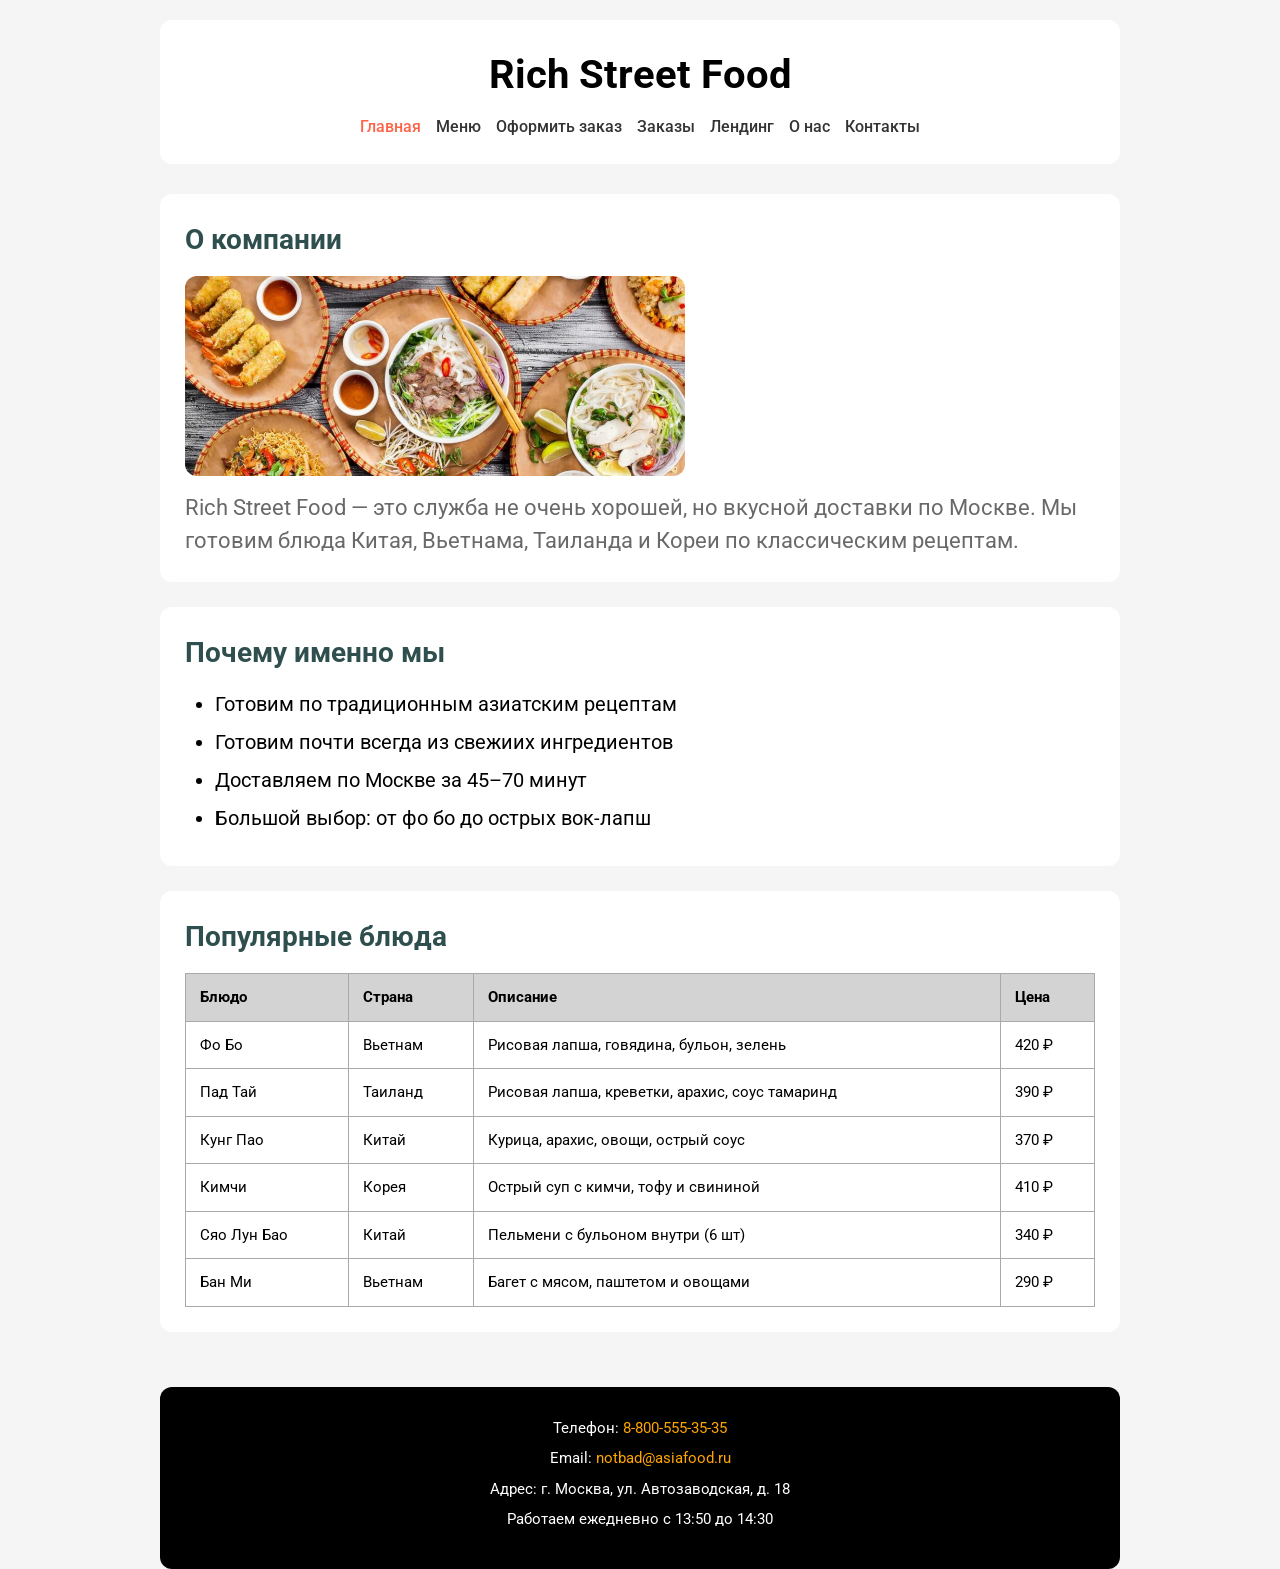
<file: index.html>
<!DOCTYPE html>
<html lang="ru">
<head>
    <meta charset="UTF-8">
    <meta name="viewport" content="width=device-width, initial-scale=1.0">
    <title>RichStreetFood_EvdokimovAD</title>
    <link rel="preconnect" href="https://fonts.googleapis.com">
    <link rel="preconnect" href="https://fonts.gstatic.com" crossorigin>
    <link href="https://fonts.googleapis.com/css2?family=Roboto:wght@400;500;700&display=swap" rel="stylesheet">
    <link rel="stylesheet" href="styles/style.css">
</head>
<body>
    <div class="wrapper">
    <header>
        <h1>
            Rich Street Food
        </h1>
        <nav>
            <a href="index.html" id="active">Главная</a>
            <a href="menu.html">Меню</a>
            <a href="order.html">Оформить заказ</a>
            <a href="orders.html">Заказы</a>
            <a href="landing/index.html">Лендинг</a>
            <a href="#about">О нас</a>
            <a href="#contacts">Контакты</a>
        </nav>
    </header>
    <main>
        <section class="about" id="about">
            <h2>О компании</h2>
            <img src="images/obed.jpg" alt="Супер крутой дорогой стритфуд" width="500" >
            <p>
                Rich Street Food — это служба не очень хорошей, но вкусной доставки по Москве.
                Мы готовим блюда Китая, Вьетнама, Таиланда и Кореи по классическим рецептам.
            </p>
        </section>
        <section class = "advantages">
            <h2>Почему именно мы</h2>
            <ul>
                <li>Готовим по традиционным азиатским рецептам</li>
                <li>Готовим почти всегда из свежиих ингредиентов</li>
                <li>Доставляем по Москве за 45–70 минут</li>
                <li>Большой выбор: от фо бо до острых вок-лапш</li>

            </ul>
        </section>
        <section class="menu">
            <h2>Популярные блюда</h2>
            <table>
                <thead>
                    <tr>
                        <th>Блюдо</th>
                        <th>Страна</th>
                        <th>Описание</th>
                        <th>Цена</th>
                    </tr>
                </thead>
                <tbody>
                    <tr>
                        <td>Фо Бо</td>
                        <td>Вьетнам</td>
                        <td>Рисовая лапша, говядина, бульон, зелень</td>
                        <td>420 ₽</td>
                    </tr>
                    <tr>
                        <td>Пад Тай</td>
                        <td>Таиланд</td>
                        <td>Рисовая лапша, креветки, арахис, соус тамаринд</td>
                        <td>390 ₽</td>
                    </tr>
                    <tr>
                        <td>Кунг Пао</td>
                        <td>Китай</td>
                        <td>Курица, арахис, овощи, острый соус</td>
                        <td>370 ₽</td>
                    </tr>
                    <tr>
                        <td>Кимчи</td>
                        <td>Корея</td>
                        <td>Острый суп с кимчи, тофу и свининой</td>
                        <td>410 ₽</td>
                    </tr>
                    <tr>
                        <td>Сяо Лун Бао</td>
                        <td>Китай</td>
                        <td>Пельмени с бульоном внутри (6 шт)</td>
                        <td>340 ₽</td>
                    </tr>
                    <tr>
                        <td>Бан Ми</td>
                        <td>Вьетнам</td>
                        <td>Багет с мясом, паштетом и овощами</td>
                        <td>290 ₽</td>
                    </tr>
                </tbody>
            </table>
        </section>
    </main>
    
    <footer id="contacts">
        <p>Телефон: <a href="tel:+78005553535">8-800-555-35-35</a></p>
        <p>Email: <a href="mailto:notbad@asiafood.ru">notbad@asiafood.ru</a></p>
        <p>Адрес: г. Москва, ул. Автозаводская, д. 18</p>
        <p>Работаем ежедневно с 13:50 до 14:30</p>
    </footer>
    </div>
</body>
</html>
</file>
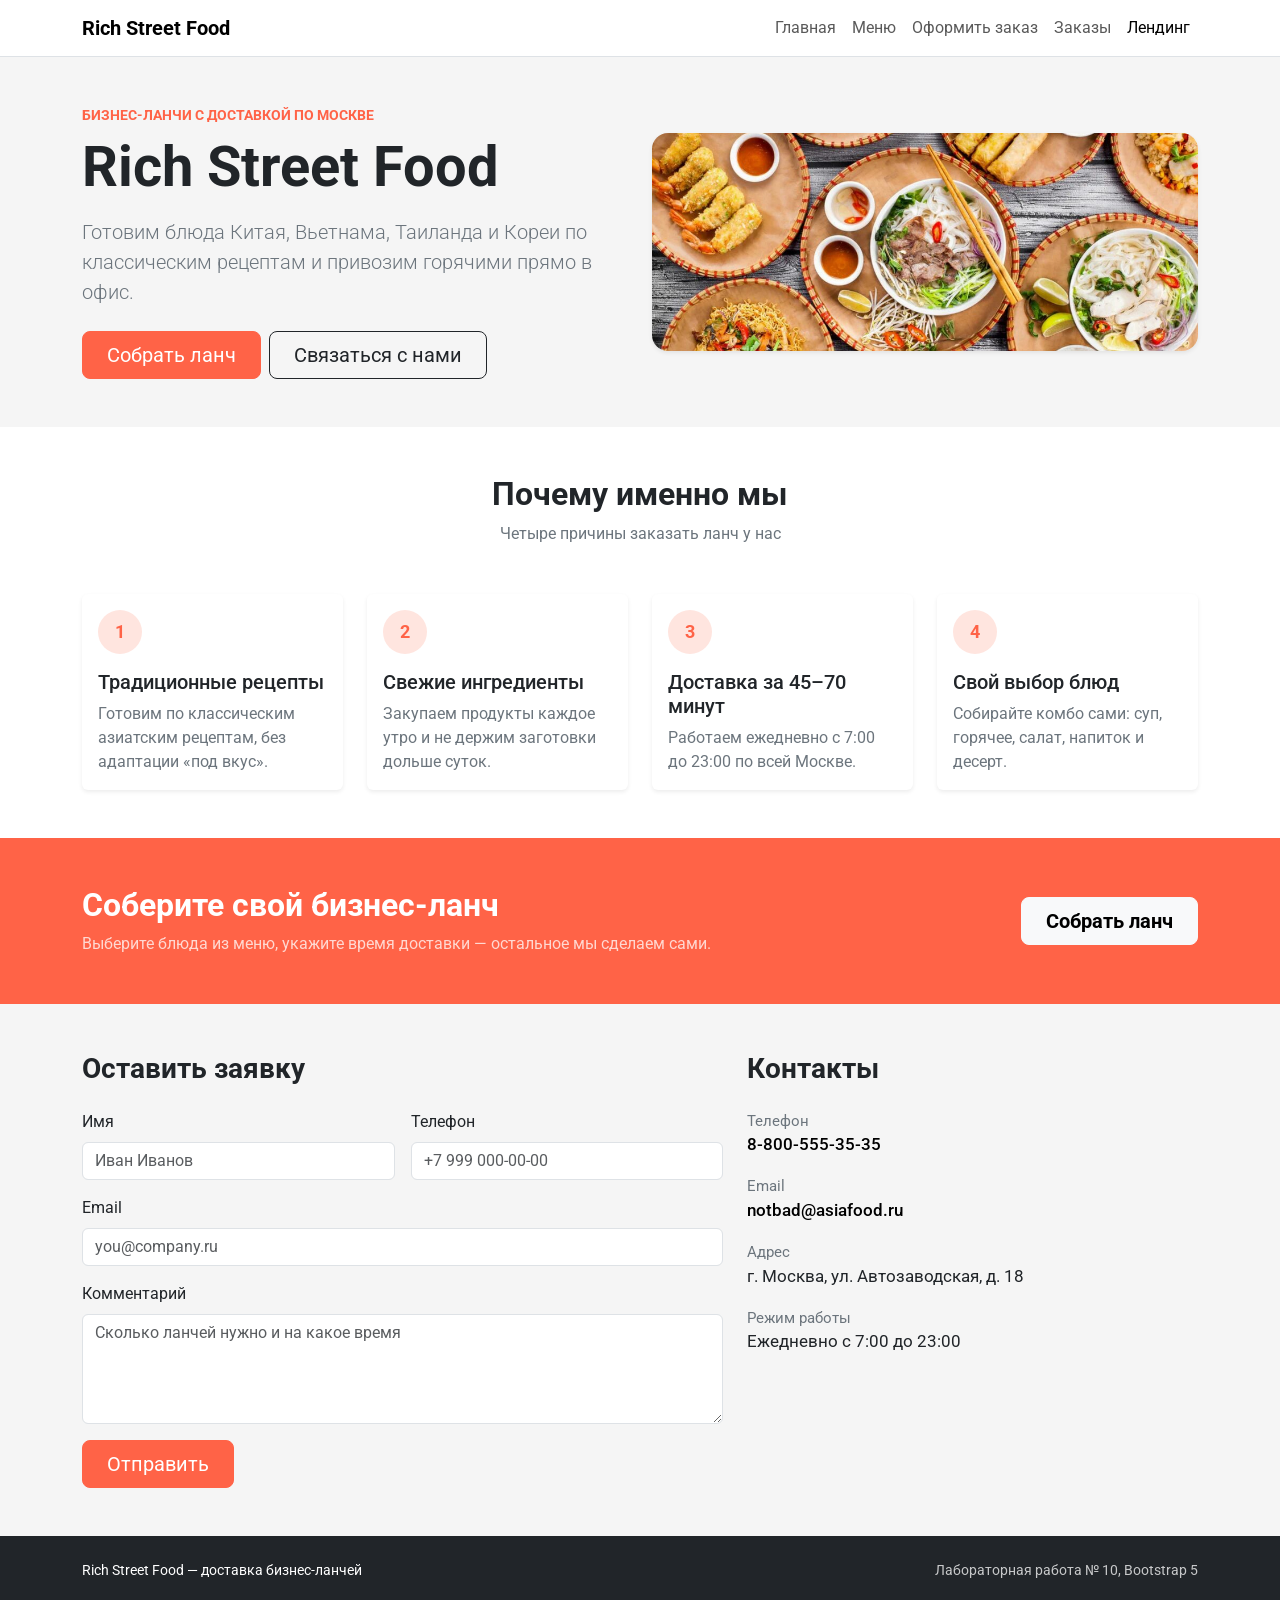
<file: landing/index.html>
<!DOCTYPE html>
<html lang="ru">
<head>
    <meta charset="UTF-8">
    <meta name="viewport" content="width=device-width, initial-scale=1.0">
    <title>Лендинг — Rich Street Food</title>
    <link rel="preconnect" href="https://fonts.googleapis.com">
    <link rel="preconnect" href="https://fonts.gstatic.com" crossorigin>
    <link href="https://fonts.googleapis.com/css2?family=Roboto:wght@400;500;700&display=swap" rel="stylesheet">
    <link href="https://cdn.jsdelivr.net/npm/bootstrap@5.3.3/dist/css/bootstrap.min.css" rel="stylesheet">
    <link rel="stylesheet" href="landing.css">
</head>
<body>

    <!-- лаба 10: навигация Bootstrap, на телефоне сворачивается в бургер -->
    <nav class="navbar navbar-expand-lg navbar-light bg-white border-bottom sticky-top">
        <div class="container">
            <a class="navbar-brand fw-bold" href="../index.html">Rich Street Food</a>

            <button class="navbar-toggler" type="button"
                    data-bs-toggle="collapse" data-bs-target="#main-menu"
                    aria-controls="main-menu" aria-expanded="false" aria-label="Открыть меню">
                <span class="navbar-toggler-icon"></span>
            </button>

            <div class="collapse navbar-collapse" id="main-menu">
                <ul class="navbar-nav ms-auto">
                    <li class="nav-item"><a class="nav-link" href="../index.html">Главная</a></li>
                    <li class="nav-item"><a class="nav-link" href="../menu.html">Меню</a></li>
                    <li class="nav-item"><a class="nav-link" href="../order.html">Оформить заказ</a></li>
                    <li class="nav-item"><a class="nav-link" href="../orders.html">Заказы</a></li>
                    <li class="nav-item"><a class="nav-link active" aria-current="page" href="index.html">Лендинг</a></li>
                </ul>
            </div>
        </div>
    </nav>

    <!-- лаба 10: hero — название, описание и картинка -->
    <section class="hero py-5">
        <div class="container">
            <div class="row align-items-center g-4">
                <div class="col-lg-6">
                    <p class="text-uppercase small fw-bold accent mb-2">Бизнес-ланчи с доставкой по Москве</p>
                    <h1 class="display-4 fw-bold mb-3">Rich Street Food</h1>
                    <p class="lead text-secondary mb-4">
                        Готовим блюда Китая, Вьетнама, Таиланда и Кореи по классическим рецептам
                        и привозим горячими прямо в офис.
                    </p>
                    <div class="d-flex flex-column flex-sm-row gap-2">
                        <a href="../menu.html" class="btn btn-accent btn-lg px-4">Собрать ланч</a>
                        <a href="#contacts" class="btn btn-outline-dark btn-lg px-4">Связаться с нами</a>
                    </div>
                </div>
                <div class="col-lg-6">
                    <img src="../images/obed.jpg" class="img-fluid rounded-4 shadow-sm"
                         alt="Бизнес-ланч Rich Street Food">
                </div>
            </div>
        </div>
    </section>

    <!-- лаба 10: преимущества — сетка карточек -->
    <section class="py-5 bg-white">
        <div class="container">
            <h2 class="h2 fw-bold text-center mb-2">Почему именно мы</h2>
            <p class="text-center text-secondary mb-5">Четыре причины заказать ланч у нас</p>

            <div class="row row-cols-1 row-cols-md-2 row-cols-lg-4 g-4">
                <div class="col">
                    <div class="card h-100 border-0 shadow-sm">
                        <div class="card-body">
                            <div class="feature-icon mb-3">1</div>
                            <h3 class="h5 card-title">Традиционные рецепты</h3>
                            <p class="card-text text-secondary mb-0">
                                Готовим по классическим азиатским рецептам, без адаптации «под вкус».
                            </p>
                        </div>
                    </div>
                </div>
                <div class="col">
                    <div class="card h-100 border-0 shadow-sm">
                        <div class="card-body">
                            <div class="feature-icon mb-3">2</div>
                            <h3 class="h5 card-title">Свежие ингредиенты</h3>
                            <p class="card-text text-secondary mb-0">
                                Закупаем продукты каждое утро и не держим заготовки дольше суток.
                            </p>
                        </div>
                    </div>
                </div>
                <div class="col">
                    <div class="card h-100 border-0 shadow-sm">
                        <div class="card-body">
                            <div class="feature-icon mb-3">3</div>
                            <h3 class="h5 card-title">Доставка за 45–70 минут</h3>
                            <p class="card-text text-secondary mb-0">
                                Работаем ежедневно с 7:00 до 23:00 по всей Москве.
                            </p>
                        </div>
                    </div>
                </div>
                <div class="col">
                    <div class="card h-100 border-0 shadow-sm">
                        <div class="card-body">
                            <div class="feature-icon mb-3">4</div>
                            <h3 class="h5 card-title">Свой выбор блюд</h3>
                            <p class="card-text text-secondary mb-0">
                                Собирайте комбо сами: суп, горячее, салат, напиток и десерт.
                            </p>
                        </div>
                    </div>
                </div>
            </div>
        </div>
    </section>

    <!-- лаба 10: CTA — призыв перейти на страницу сборки ланча -->
    <section class="cta text-white py-5">
        <div class="container">
            <div class="row align-items-center g-4">
                <div class="col-lg-8">
                    <h2 class="h2 fw-bold mb-2">Соберите свой бизнес-ланч</h2>
                    <p class="mb-0 opacity-75">
                        Выберите блюда из меню, укажите время доставки — остальное мы сделаем сами.
                    </p>
                </div>
                <div class="col-lg-4 text-lg-end">
                    <a href="../menu.html" class="btn btn-light btn-lg px-4 fw-bold">Собрать ланч</a>
                </div>
            </div>
        </div>
    </section>

    <!-- лаба 10: форма обратной связи и контакты -->
    <section class="py-5" id="contacts">
        <div class="container">
            <div class="row g-4">
                <div class="col-lg-7">
                    <h2 class="h3 fw-bold mb-4">Оставить заявку</h2>

                    <form class="needs-validation" id="feedback-form" novalidate>
                        <div class="row g-3">
                            <div class="col-md-6">
                                <label for="name" class="form-label">Имя</label>
                                <input type="text" class="form-control" id="name" name="name"
                                       placeholder="Иван Иванов" required>
                                <div class="invalid-feedback">Укажите имя.</div>
                            </div>
                            <div class="col-md-6">
                                <label for="phone" class="form-label">Телефон</label>
                                <input type="tel" class="form-control" id="phone" name="phone"
                                       placeholder="+7 999 000-00-00" required>
                                <div class="invalid-feedback">Укажите телефон.</div>
                            </div>
                            <div class="col-12">
                                <label for="email" class="form-label">Email</label>
                                <input type="email" class="form-control" id="email" name="email"
                                       placeholder="you@company.ru" required>
                                <div class="invalid-feedback">Укажите email.</div>
                            </div>
                            <div class="col-12">
                                <label for="message" class="form-label">Комментарий</label>
                                <textarea class="form-control" id="message" name="message" rows="4"
                                          placeholder="Сколько ланчей нужно и на какое время"></textarea>
                            </div>
                            <div class="col-12">
                                <button type="submit" class="btn btn-accent btn-lg px-4">Отправить</button>
                                <p class="form-success text-success fw-bold mt-3 mb-0" id="form-success" hidden>
                                    Спасибо! Мы свяжемся с вами в ближайшее время.
                                </p>
                            </div>
                        </div>
                    </form>
                </div>

                <div class="col-lg-5">
                    <h2 class="h3 fw-bold mb-4">Контакты</h2>
                    <ul class="list-unstyled contact-list mb-0">
                        <li>
                            <span class="text-secondary small d-block">Телефон</span>
                            <a href="tel:+78005553535">8-800-555-35-35</a>
                        </li>
                        <li>
                            <span class="text-secondary small d-block">Email</span>
                            <a href="mailto:notbad@asiafood.ru">notbad@asiafood.ru</a>
                        </li>
                        <li>
                            <span class="text-secondary small d-block">Адрес</span>
                            г. Москва, ул. Автозаводская, д. 18
                        </li>
                        <li>
                            <span class="text-secondary small d-block">Режим работы</span>
                            Ежедневно с 7:00 до 23:00
                        </li>
                    </ul>
                </div>
            </div>
        </div>
    </section>

    <footer class="bg-dark text-white py-4">
        <div class="container d-flex flex-column flex-sm-row justify-content-between gap-2 small">
            <span>Rich Street Food — доставка бизнес-ланчей</span>
            <span class="opacity-75">Лабораторная работа № 10, Bootstrap 5</span>
        </div>
    </footer>

    <script src="https://cdn.jsdelivr.net/npm/bootstrap@5.3.3/dist/js/bootstrap.bundle.min.js"></script>
    <script>
        // лаба 10: проверка полей формы; серверной отправки нет — только сообщение
        document.getElementById('feedback-form').addEventListener('submit', function (event) {
            event.preventDefault();
            this.classList.add('was-validated');

            if (this.checkValidity()) {
                document.getElementById('form-success').hidden = false;
                this.reset();
                this.classList.remove('was-validated');
            }
        });
    </script>
</body>
</html>
</file>
<file: styles/style.css>
* {
    margin: 0;
    padding: 0;
    box-sizing: border-box;
}

html, body {
    height: 100%;
}

body {
    font-family: 'Roboto', sans-serif;
    font-size: 16px;
    color: black;
    line-height: 1.5;
    max-width: 1000px;
    margin: 0 auto;
    padding: 20px;
    background-color: whitesmoke;
}

.wrapper {
    min-height: 100%;
    display: flex;
    flex-direction: column;
}

header {
    background-color: white;
    padding: 25px 20px;
    margin-bottom: 30px;
    text-align: center;
    border-radius: 12px;
}
h1 {
    font-size: 40px;
}

nav {
    display: flex;
    justify-content: center;
    gap: 15px;
    flex-wrap: wrap;
    margin-top: 10px;
}

nav a {
    text-decoration: none;
    font-family: 'Roboto', sans-serif;
    font-size: 16px;
    color: #333;
    font-weight: 500;
}

nav a:hover {
    color: tomato;
}

#active {
    color: tomato;
}

main {
    flex: 1 0 auto;
    padding: 0;
    margin-bottom: 10px;
}

section {
    background-color: white;
    padding: 25px;
    margin-bottom: 25px;
    border-radius: 12px;
}

section h2 {
    font-size: 28px;
    font-weight: 700;
    color: darkslategray;
    margin-bottom: 15px;
}

.about img {
    width: 100%;
    max-width: 500px;
    height: auto;
    display: block;
    margin-bottom: 15px;
    border-radius: 12px;
}

.about p {
    font-size: 22px;
    color: dimgray;
}

.advantages ul {
    margin-left: 30px;
}

.advantages li {
    margin-bottom: 8px;
    font-size: 20px;
}

table {
    width: 100%;
    border-collapse: collapse;
    margin-top: 8px;
}

th, td {
    border: 1px solid darkgray;
    padding: 12px 14px;
    text-align: left;
    font-size: 15px;
}

th {
    background-color: lightgray;
    font-weight: 700;
}

footer {
    background-color: black;
    color: white;
    padding: 30px 20px;
    margin-top: 20px;
    border-radius: 12px;
    text-align: center;
}

footer p {
    margin-bottom: 8px;
    font-size: 15px;
}

footer a {
    text-decoration: none;
    font-family: 'Roboto', sans-serif;
    font-size: 15px;
    color: orange;
}

footer a:hover {
    color: white;
}

/* Медиа-запросы (главная страница) */
@media (max-width: 800px) {
    .about img {
        width: 500px;
    }

    nav {
        justify-content: space-between;
    }
}

@media (max-width: 600px) {
    h1 {
        text-align: center;
    }

    nav {
        flex-direction: column;
        align-items: center;
    }

    nav a {
        font-size: 20px;
    }

    .about img {
        width: 100%;
        max-width: none;
    }

    table, th, td {
        font-size: 13px;
    }
}

@media (max-width: 400px) {
    table, th, td {
        font-size: 11px;
    }
}

/* лаба 8: скрытые элементы не должны перебиваться другими display */
[hidden] {
    display: none !important;
}
</file>
<file: landing/landing.css>
/* лаба 10: кастомные стили лендинга — только то, чего нет в Bootstrap */

body {
    font-family: 'Roboto', sans-serif;
    background-color: whitesmoke;
}

/* акцентный цвет взят из основного сайта */
.accent {
    color: tomato;
}

.btn-accent {
    background-color: tomato;
    border-color: tomato;
    color: white;
}

.btn-accent:hover,
.btn-accent:focus {
    background-color: #e2503a;
    border-color: #e2503a;
    color: white;
}

.btn-accent:focus-visible {
    box-shadow: 0 0 0 0.25rem rgba(255, 99, 71, 0.35);
}

/* круглые номера в карточках преимуществ */
.feature-icon {
    display: flex;
    align-items: center;
    justify-content: center;
    width: 44px;
    height: 44px;
    border-radius: 50%;
    background-color: #ffe5df;
    color: tomato;
    font-weight: 700;
    font-size: 18px;
}

.cta {
    background-color: tomato;
}

.contact-list li {
    margin-bottom: 18px;
    font-size: 17px;
}

.contact-list a {
    color: black;
    text-decoration: none;
    font-weight: 500;
}

.contact-list a:hover {
    color: tomato;
}
</file>
